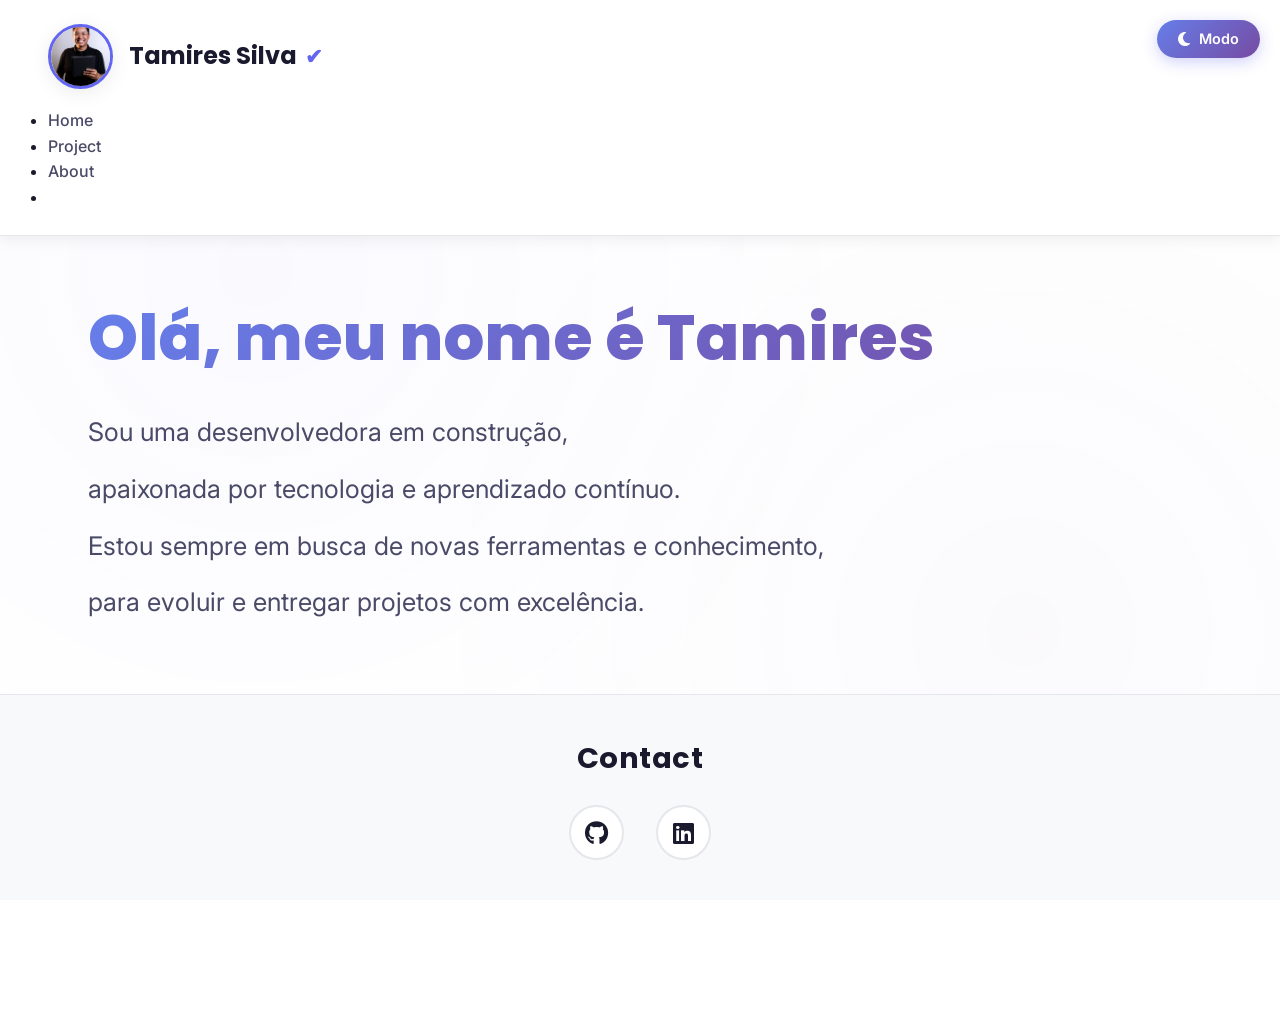
<file: index.html>
<!DOCTYPE html>
<html lang="pt">
<head>
  <meta charset="UTF-8">
  <meta name="viewport" content="width=device-width, initial-scale=1.0">
  <title>Tamires Silva - Desenvolvedora</title>
  
  <!-- Google Fonts -->
  <link rel="preconnect" href="https://fonts.googleapis.com">
  <link rel="preconnect" href="https://fonts.gstatic.com" crossorigin>
  <link href="https://fonts.googleapis.com/css2?family=Inter:wght@300;400;500;600;700&family=Poppins:wght@600;700;800&display=swap" rel="stylesheet">
  
  <!-- Font Awesome -->
  <link rel="stylesheet" href="https://cdnjs.cloudflare.com/ajax/libs/font-awesome/6.5.0/css/all.min.css">
  
  <!-- CSS -->
  <link rel="stylesheet" href="style.css">
  
  <!-- Meta tags -->
  <meta content="Tamires Silva é uma profissional de TI em desenvolvimento, mora em Fortaleza-Ce, Brasil" name="description">
  <meta name="About Me" property="og:title">
  <meta content="Tamires Silva é uma profissional de TI em desenvolvimento, mora em Fortaleza-Ce, Brasil" property="og:description">
</head>

<body>
  <header>
    <div class="profile">
      <img src="./image/ChatGPT Image 9 de out. de 2025, 23_30_41.png" alt="Foto de Perfil de Tamires Silva">
      <span class="name">
        Tamires Silva
        <span class="verified">✔</span>
      </span>
    </div>

    <nav>
      <ul>
        <li><a href="#home">Home</a></li>
        <li><a href="#project">Project</a></li>
        <li><a href="#about">About</a></li>
        <li>
          <button id="mode-toggle" class="mode-btn" aria-label="Alternar tema">
            <i class="fas fa-moon"></i>
            <span class="mode-text">Modo</span>
          </button>
        </li>
      </ul>
    </nav>
  </header>

  <main class="container main" id="home" role="main">
    <div class="my_title">
      Olá, meu nome é Tamires
    </div>
    
    <div class="my_text">
      <h2>
        Sou uma desenvolvedora em construção,
        <br>
        apaixonada por tecnologia e aprendizado contínuo.
        <br>
        Estou sempre em busca de novas ferramentas e conhecimento,
        <br>
        para evoluir e entregar projetos com excelência.
      </h2>
    </div>
  </main>

  <footer>
    <h2>Contact</h2>
    <div class="social-links">
      <a href="https://github.com/Tamiis" target="_blank" rel="noopener noreferrer" aria-label="GitHub - Tamires Silva">
        <i class="fab fa-github"></i>
      </a>
      <a href="https://www.linkedin.com/in/tamiressilva-ti/" target="_blank" rel="noopener noreferrer" aria-label="LinkedIn - Tamires Silva">
        <i class="fab fa-linkedin"></i>
      </a>
    </div>
  </footer>

  <script src="script.js"></script>
</body>
</html>
</file>
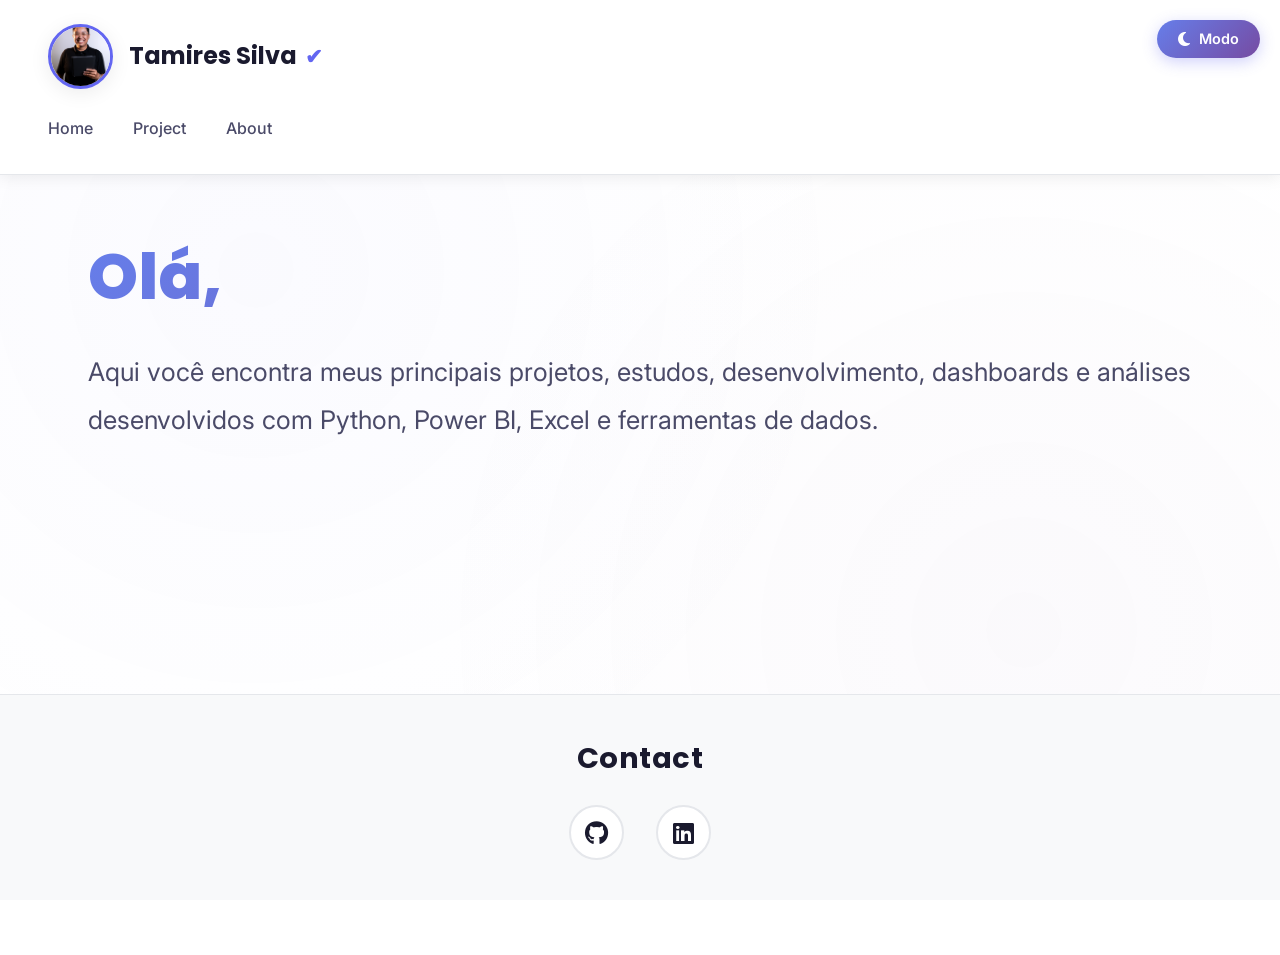
<file: index.html.html>
<!DOCTYPE html>
<html lang="pt">
<head>
  <meta charset="UTF-8">
  <meta name="viewport" content="width=device-width, initial-scale=1.0">
  <title>Tamires Silva - Desenvolvedora</title>
  
  <!-- Google Fonts -->
  <link rel="preconnect" href="https://fonts.googleapis.com">
  <link rel="preconnect" href="https://fonts.gstatic.com" crossorigin>
  <link href="https://fonts.googleapis.com/css2?family=Inter:wght@300;400;500;600;700&family=Poppins:wght@600;700;800&display=swap" rel="stylesheet">
  
  <!-- Font Awesome -->
  <link rel="stylesheet" href="https://cdnjs.cloudflare.com/ajax/libs/font-awesome/6.5.0/css/all.min.css">
  
  <!-- CSS -->
  <link rel="stylesheet" href="style.css">
  
  <!-- Meta tags -->
  <meta content="Tamires Silva é uma profissional de TI em desenvolvimento, mora em Fortaleza-Ce, Brasil" name="description">
  <meta name="About Me" property="og:title">
  <meta content="Tamires Silva é uma profissional de TI em desenvolvimento, mora em Fortaleza-Ce, Brasil" property="og:description">
</head>

<body>
  <header>
    <div class="profile">
      <img src="./image/ChatGPT Image 9 de out. de 2025, 23_30_41.png" alt="Foto de Perfil de Tamires Silva">
      <span class="name">
        Tamires Silva
        <span class="verified">✔</span>
      </span>
    </div>

    <nav>
      <ul>
        <div class="nav-links" id="navLinks">
            <a href="index.html">Home</a>
            <a href="project.html">Project</a>
            <a href="about.html">About</a>
        </div>
          <button id="mode-toggle" class="mode-btn" aria-label="Alternar tema">
            <i class="fas fa-moon"></i>
            <span class="mode-text">Modo</span>
          </button>
        </li>
      </ul>
    </nav>
  </header>

  <main class="container main" id="home" role="main">
    <div class="my_title">
      Olá,
    </div>
    
    <div class="my_text">
      <h2>
       Aqui você encontra meus principais projetos, estudos, desenvolvimento, dashboards e análises
            desenvolvidos com Python, Power BI, Excel e ferramentas de dados.
      </h2>
    </div>
  </main>

  <footer>
    <h2>Contact</h2>
    <div class="social-links">
      <a href="https://github.com/Tamiis" target="_blank" rel="noopener noreferrer" aria-label="GitHub - Tamires Silva">
        <i class="fab fa-github"></i>
      </a>
      <a href="https://www.linkedin.com/in/tamiressilva-ti/" target="_blank" rel="noopener noreferrer" aria-label="LinkedIn - Tamires Silva">
        <i class="fab fa-linkedin"></i>
      </a>
    </div>
  </footer>

  <script src="script.js"></script>
</body>
</html>
</file>
<file: style.css>
/* ===== RESET E VARIÁVEIS ===== */
* {
  margin: 0;
  padding: 0;
  box-sizing: border-box;
}

:root {
  /* Cores Light Mode */
  --bg-primary: #ffffff;
  --bg-secondary: #f8f9fa;
  --bg-header: rgba(255, 255, 255, 0.95);
  --text-primary: #1a1a2e;
  --text-secondary: #4a4a68;
  --accent: #6366f1;
  --accent-hover: #4f46e5;
  --border: #e5e7eb;
  --shadow: rgba(0, 0, 0, 0.08);
  --shadow-hover: rgba(99, 102, 241, 0.3);
  
  /* Gradientes */
  --gradient-primary: linear-gradient(135deg, #667eea 0%, #764ba2 100%);
  --gradient-text: linear-gradient(135deg, #667eea 0%, #764ba2 100%);
  
  /* Transições */
  --transition-fast: 0.2s ease;
  --transition-normal: 0.35s ease;
}

/* ===== TEMA ESCURO ===== */
body.dark-mode {
  --bg-primary: #0f0f23;
  --bg-secondary: #1a1a2e;
  --bg-header: rgba(26, 26, 46, 0.95);
  --text-primary: #e4e4e7;
  --text-secondary: #a1a1aa;
  --accent: #818cf8;
  --accent-hover: #6366f1;
  --border: #27272a;
  --shadow: rgba(0, 0, 0, 0.3);
  --shadow-hover: rgba(129, 140, 248, 0.4);
}

/* ===== BODY E ESTRUTURA BASE ===== */
body {
  font-family: 'Inter', -apple-system, BlinkMacSystemFont, 'Segoe UI', sans-serif;
  background: var(--bg-primary);
  color: var(--text-primary);
  line-height: 1.6;
  transition: background-color var(--transition-normal), color var(--transition-normal);
  overflow-x: hidden;
  min-height: 100vh;
  padding-bottom: 180px; /* Espaço para o footer fixo */
}

/* Background decorativo sutil */
body::before {
  content: '';
  position: fixed;
  top: 0;
  left: 0;
  width: 100%;
  height: 100%;
  background: 
    radial-gradient(circle at 20% 30%, rgba(99, 102, 241, 0.03) 0%, transparent 50%),
    radial-gradient(circle at 80% 70%, rgba(118, 75, 162, 0.03) 0%, transparent 50%);
  pointer-events: none;
  z-index: -1;
}

/* ===== HEADER ===== */
header {
  background: var(--bg-header);
  backdrop-filter: blur(10px);
  border-bottom: 1px solid var(--border);
  padding: 1.5rem 3rem;
  position: sticky;
  top: 0;
  z-index: 1000;
  box-shadow: 0 2px 15px var(--shadow);
  transition: all var(--transition-normal);
}

/* ===== PERFIL ===== */
.profile {
  display: flex;
  align-items: center;
  gap: 1rem;
  margin-bottom: 1.2rem;
}

.profile img {
  width: 65px;
  height: 65px;
  border-radius: 50%;
  object-fit: cover;
  border: 3px solid var(--accent);
  box-shadow: 0 4px 20px var(--shadow);
  transition: transform var(--transition-fast), box-shadow var(--transition-fast);
  cursor: pointer;
}

.profile img:hover {
  transform: scale(1.08) rotate(3deg);
  box-shadow: 0 6px 25px var(--shadow-hover);
}

.name {
  font-family: 'Poppins', sans-serif;
  font-size: 1.5rem;
  font-weight: 700;
  color: var(--text-primary);
  display: flex;
  align-items: center;
  gap: 0.5rem;
}

.verified {
  color: var(--accent);
  font-size: 1.3rem;
  display: inline-flex;
  animation: pulse 2.5s ease-in-out infinite;
}

@keyframes pulse {
  0%, 100% { 
    opacity: 1; 
    transform: scale(1); 
  }
  50% { 
    opacity: 0.75; 
    transform: scale(1.15); 
  }
}

/* ===== NAVEGAÇÃO ===== */
#navLinks {
  list-style: none;
  display: flex;
  gap: 2.5rem;
  align-items: center;
  flex-wrap: wrap;
}

#navLinks {
  position: relative;
}

nav a {
  color: var(--text-secondary);
  text-decoration: none;
  font-weight: 500;
  font-size: 1rem;
  position: relative;
  padding: 0.5rem 0;
  transition: color var(--transition-fast);
}

nav a::after {
  content: '';
  position: absolute;
  bottom: 0;
  left: 0;
  width: 0;
  height: 2px;
  background: var(--gradient-primary);
  transition: width var(--transition-fast);
}

nav a:hover {
  color: var(--accent);
}

nav a:hover::after {
  width: 100%;
}

/* ===== BOTÃO DE MODO ===== */
.mode-btn {
  background: var(--gradient-primary);
  color: white;
  border: none;
  padding: 0.65rem 1.3rem;
  border-radius: 50px;
  cursor: pointer;
  font-weight: 600;
  font-size: 0.9rem;
  display: flex;
  align-items: center;
  gap: 0.6rem;
  transition: all var(--transition-fast);
  box-shadow: 0 4px 15px var(--shadow-hover);
  font-family: 'Inter', sans-serif;
  position: fixed;
  top: 20px;      /* distância do topo */
  right: 20px;    /* distância da direita */
  z-index: 9999;  /* fica acima de tudo */
}

.mode-btn:hover {
  transform: translateY(-3px);
  box-shadow: 0 6px 25px var(--shadow-hover);
}

.mode-btn:active {
  transform: translateY(-1px) scale(0.98);
}

.mode-btn i {
  font-size: 1rem;
}

/* ===== MAIN CONTENT ===== */
main {
  max-width: 1200px;
  margin: 0 auto;
  padding: 4rem 3rem;
  min-height: calc(100vh - 300px);
}

.my_title {
  font-family: 'Poppins', sans-serif;
  font-size: clamp(2.5rem, 5vw, 4.5rem);
  font-weight: 800;
  margin-bottom: 2rem;
  background: var(--gradient-text);
  -webkit-background-clip: text;
  -webkit-text-fill-color: transparent;
  background-clip: text;
  animation: fadeInUp 0.8s ease;
  line-height: 1.2;
}

@keyframes fadeInUp {
  from {
    opacity: 0;
    transform: translateY(40px);
  }
  to {
    opacity: 1;
    transform: translateY(0);
  }
}

.my_text {
  animation: fadeInUp 0.8s ease 0.2s both;
}

.my_text h2 {
  font-family: 'Inter', sans-serif;
  font-size: clamp(1.1rem, 2.5vw, 1.6rem);
  font-weight: 400;
  color: var(--text-secondary);
  line-height: 1.9;
  margin-bottom: 1rem;
}

.my_text h2 br {
  display: block;
  content: "";
  margin-top: 0.5rem;
}

/* ===== FOOTER ===== */
footer {
  background: var(--bg-secondary);
  border-top: 1px solid var(--border);
  padding: 2.5rem 2rem;
  text-align: center;
  position: fixed;
  bottom: 0;
  left: 0;
  width: 100%;
  z-index: 100;
  transition: all var(--transition-normal);
}

footer h2 {
  font-family: 'Poppins', sans-serif;
  font-size: 1.8rem;
  font-weight: 700;
  margin-bottom: 1.5rem;
  color: var(--text-primary);
  letter-spacing: 0.5px;
}

.social-links {
  display: flex;
  justify-content: center;
  gap: 2rem;
  flex-wrap: wrap;
}

.social-links a {
  width: 55px;
  height: 55px;
  display: flex;
  align-items: center;
  justify-content: center;
  background: var(--bg-primary);
  border: 2px solid var(--border);
  border-radius: 50%;
  color: var(--text-primary);
  font-size: 1.5rem;
  transition: all var(--transition-fast);
  text-decoration: none;
  position: relative;
  overflow: hidden;
}

.social-links a::before {
  content: '';
  position: absolute;
  top: 0;
  left: 0;
  width: 100%;
  height: 100%;
  background: var(--gradient-primary);
  opacity: 0;
  transition: opacity var(--transition-fast);
  z-index: -1;
}

.social-links a:hover {
  transform: translateY(-5px) scale(1.1);
  color: white;
  border-color: transparent;
  box-shadow: 0 8px 25px var(--shadow-hover);
}

.social-links a:hover::before {
  opacity: 1;
}

.social-links a i {
  position: relative;
  z-index: 1;
}

/* ===== RESPONSIVIDADE ===== */
@media (max-width: 768px) {
  header {
    padding: 1.2rem 1.5rem;
  }

  nav ul {
    gap: 1.5rem;
    font-size: 0.9rem;
  }

  .mode-btn {
    padding: 0.5rem 1rem;
    font-size: 0.85rem;
  }

  .mode-text {
    display: none; /* Esconde texto "Modo" em telas pequenas */
  }

  main {
    padding: 3rem 1.5rem;
  }

  .my_title {
    font-size: 2.2rem;
  }

  .my_text h2 {
    font-size: 1rem;
    line-height: 1.7;
  }

  body {
    padding-bottom: 200px;
  }

  footer {
    padding: 2rem 1rem;
  }

  .social-links {
    gap: 1.5rem;
  }

  .social-links a {
    width: 50px;
    height: 50px;
    font-size: 1.3rem;
  }
}

@media (max-width: 480px) {
  .profile img {
    width: 55px;
    height: 55px;
  }

  .name {
    font-size: 1.2rem;
  }

  nav ul {
    gap: 1rem;
  }

  .my_title {
    font-size: 1.8rem;
  }

  footer h2 {
    font-size: 1.5rem;
  }
}
</file>
